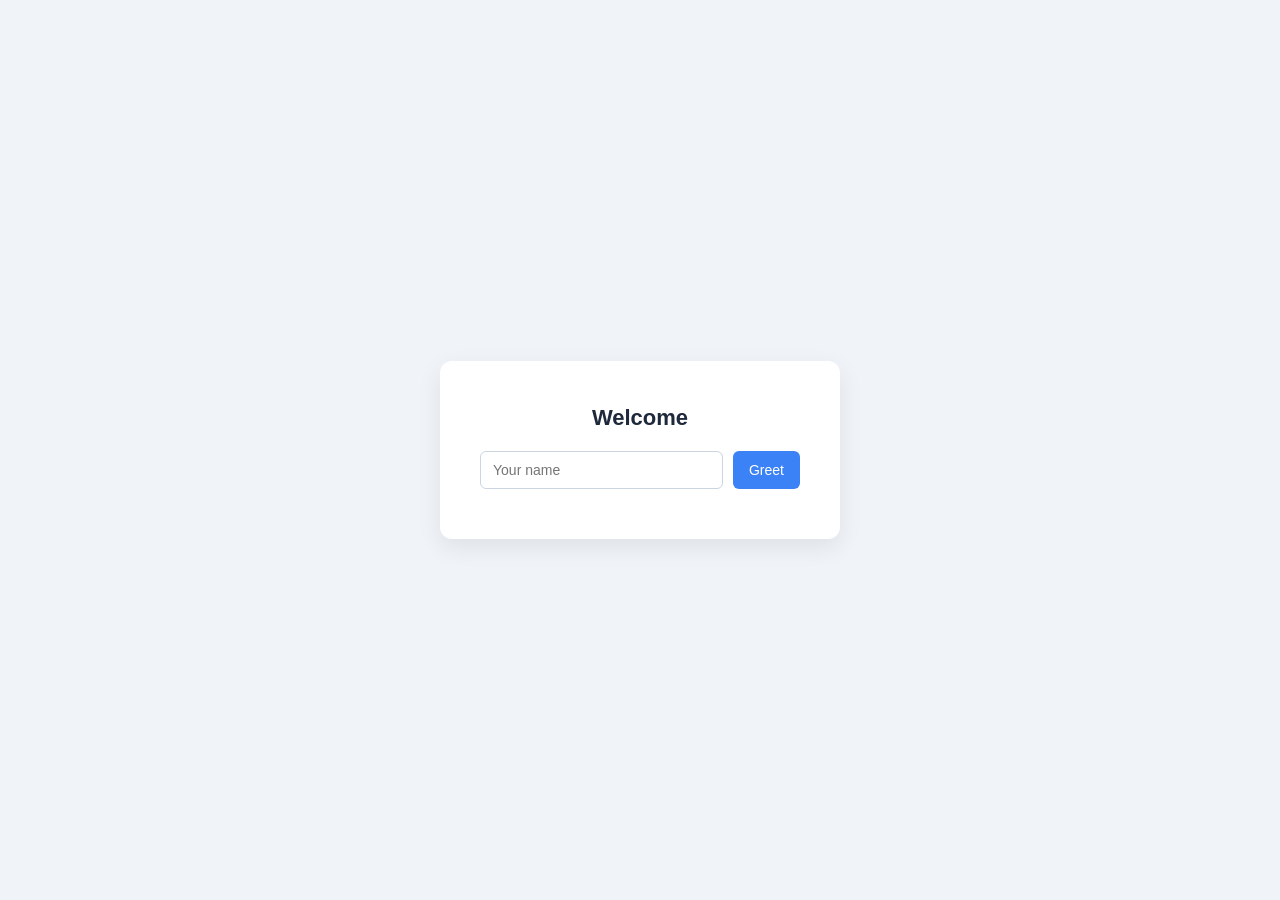
<file: hello and goodbye demo/index.html>
<!DOCTYPE html>
<html lang="en">
<head>
    <meta charset="UTF-8">
    <meta name="viewport" content="width=device-width, initial-scale=1.0">
    <title>Greet & Goodbye Demo</title>
    <!-- Link to External CSS File -->
    <link rel="stylesheet" href="styles.css">
</head>
<body>

    <div class="container">
        <!-- Main title that updates dynamically via JS -->
        <h1 id="title">Welcome</h1>
        
        <!-- Input area -->
        <div class="input-area">
            <input type="text" id="name" placeholder="Your name">
            <button id="greet">Greet</button>
        </div>
        
        <!-- Unordered list where names are added dynamically -->
        <ul id="list"></ul>
    </div>

    <!-- Link to External JavaScript File -->
    <script src="script.js"></script>
</body>
</html>
</file>
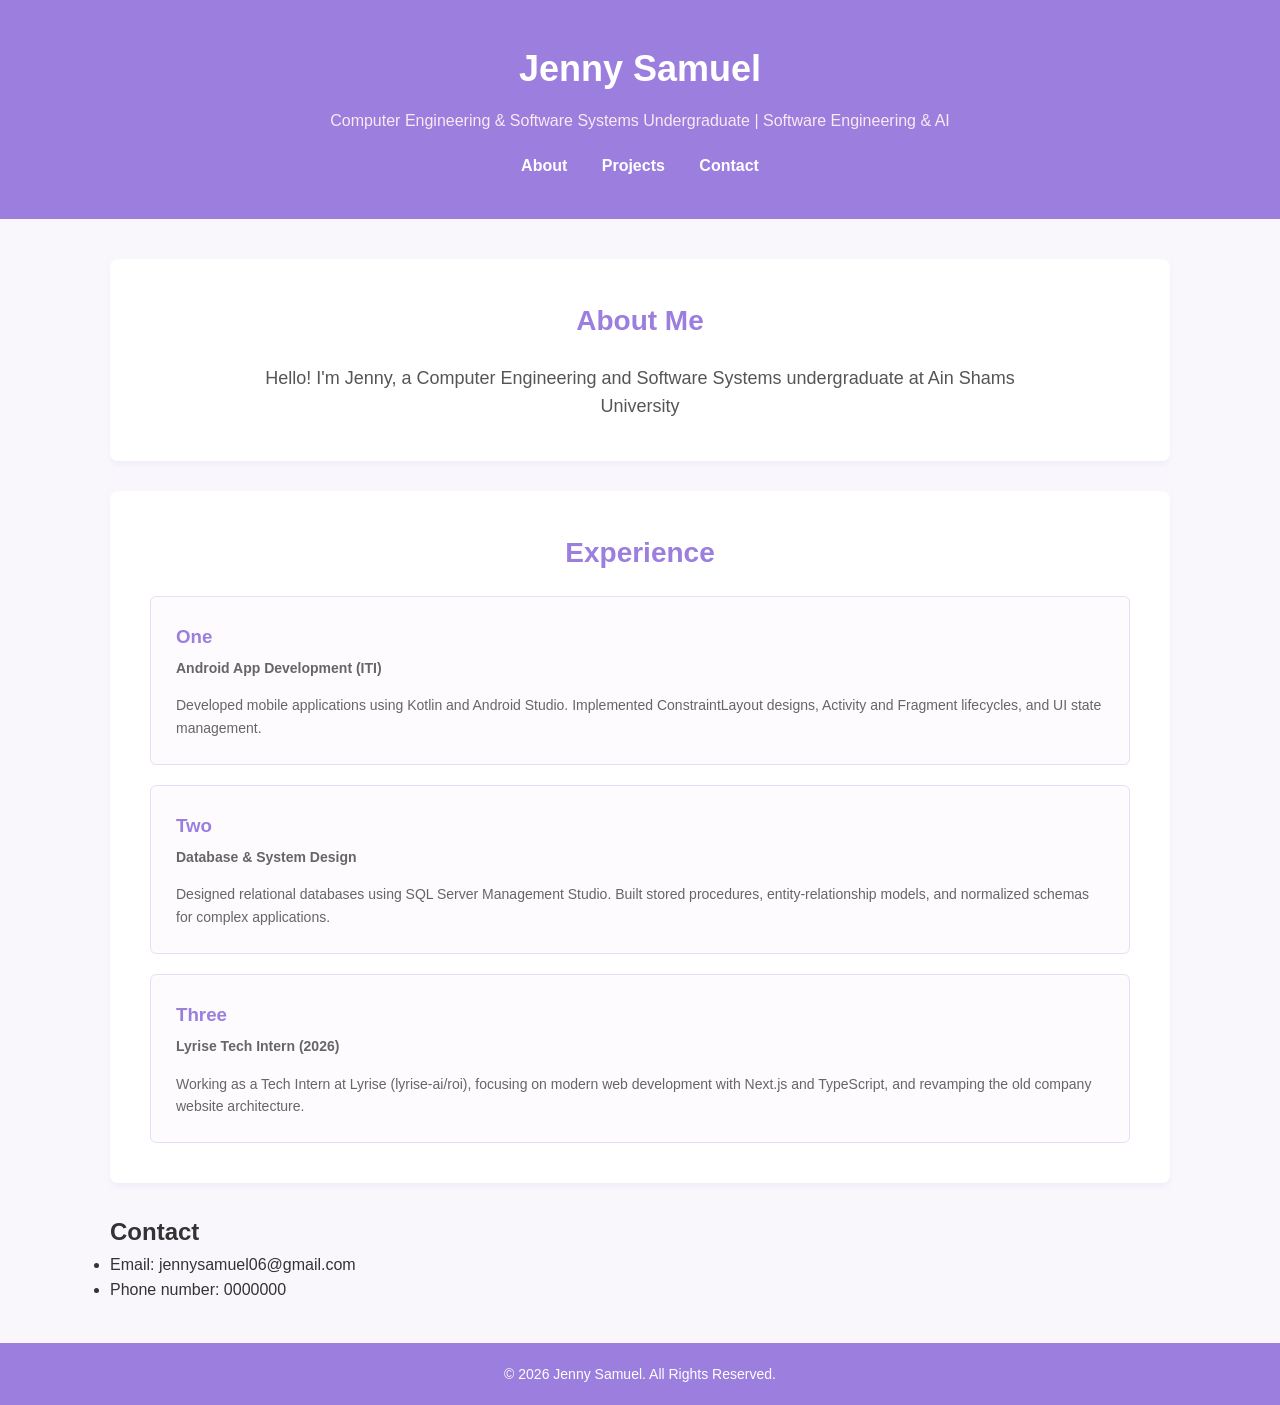
<file: portofolio/index.html>
<!DOCTYPE html>
<html lang="en">
<head>
    <meta charset="UTF-8">
    <meta name="viewport" content="width=device-width, initial-scale=1.0">
    <title>Jenny Samuel - Portfolio</title>
    <!-- Linking External CSS File -->
    <link rel="stylesheet" href="styles.css">
</head>
<body>

    <!-- Header Section -->
    <header class="site-header">
        <h1>Jenny Samuel</h1>
        <p class="subtitle">Computer Engineering & Software Systems Undergraduate | Software Engineering & AI</p>
        <nav class="navbar">
            <a href="#about">About</a>
            <a href="#projects">Projects</a>
            <a href="#contact">Contact</a>
        </nav>
    </header>

    <!-- Main Content Container -->
    <main class="container">
        
        <!-- About Section -->
        <section id="about" class="content-section">
            <h2>About Me</h2>
            <p>
                Hello! I'm Jenny, a Computer Engineering and Software Systems undergraduate at Ain Shams University 
            </p>
        </section>

        <!-- Experience Section -->
        <section id="projects" class="content-section">
            <h2>Experience</h2>
            <div class="projects-grid">
                
                <!-- Exerience One -->
                <div class="project-card">
                    <h3>One</h3>
                    <p class="project-title">Android App Development (ITI)</p>
                    <p>
                        Developed mobile applications using Kotlin and Android Studio. Implemented ConstraintLayout designs, Activity and Fragment lifecycles, and UI state management.
                    </p>
                </div>

                <!-- Experience Two -->
                <div class="project-card">
                    <h3>Two</h3>
                    <p class="project-title">Database & System Design</p>
                    <p>
                        Designed relational databases using SQL Server Management Studio. Built stored procedures, entity-relationship models, and normalized schemas for complex applications.
                    </p>
                </div>

                <!-- Experience Three -->
                <div class="project-card">
                    <h3>Three</h3>
                    <p class="project-title">Lyrise Tech Intern (2026)</p>
                    <p>
                        Working as a Tech Intern at Lyrise (lyrise-ai/roi), focusing on modern web development with Next.js and TypeScript, and revamping the old company website architecture.
                    </p>
                </div>

            </div>
        </section>

        <!-- Contact Section -->
        <div>  
        <H2> Contact</H2>
        <ul>
            <li>Email: jennysamuel06@gmail.com</li>
            <li>Phone number: 0000000

            </li>

        </ul>
        </div>

    </main>

    <!-- Footer -->
    <footer class="site-footer">
        <p>&copy; 2026 Jenny Samuel. All Rights Reserved.</p>
    </footer>

</body>
</html>
</file>
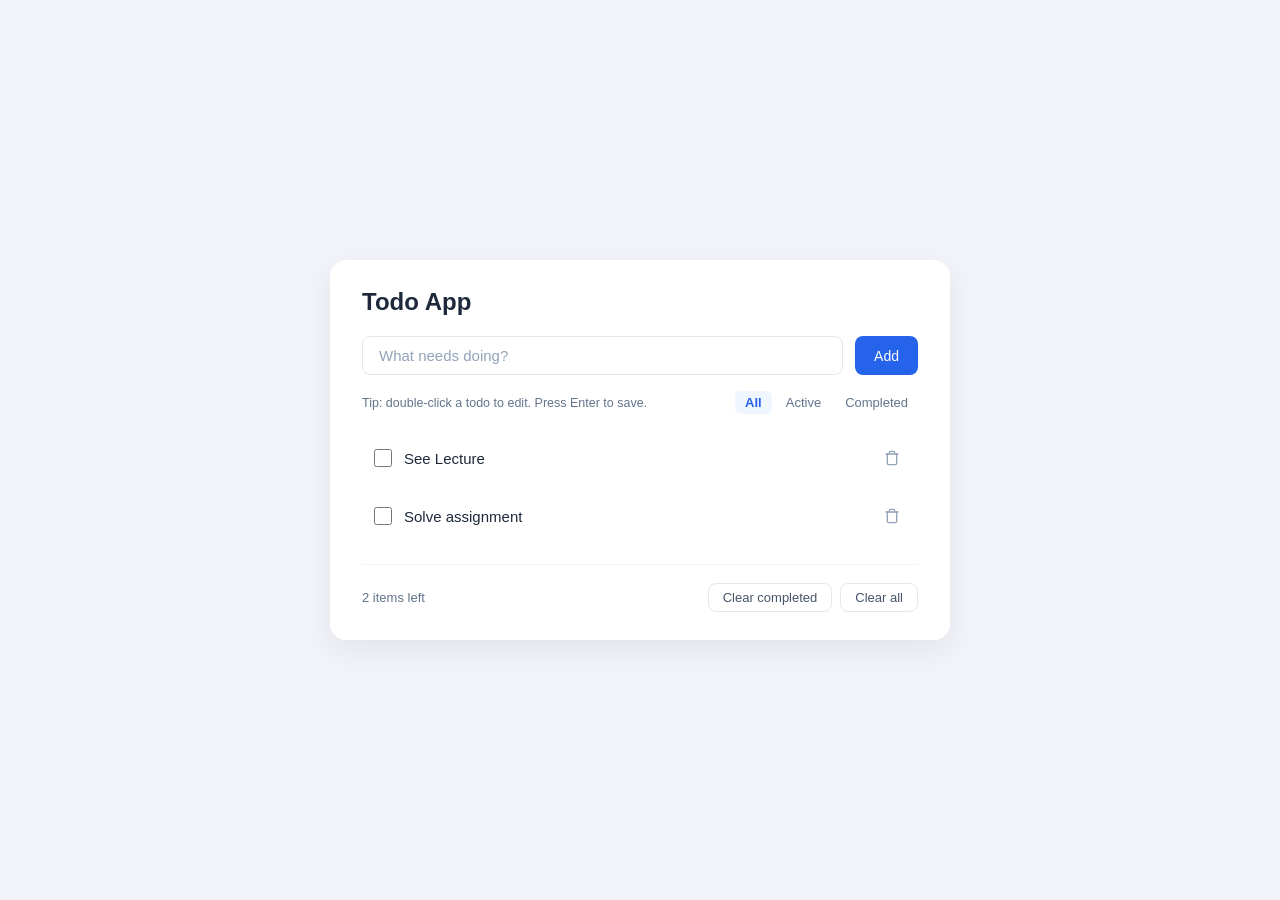
<file: todo_app/index.html>
<!DOCTYPE html>
<html lang="en">
<head>
  <meta charset="UTF-8">
  <meta name="viewport" content="width=device-width, initial-scale=1.0">
  <title>Todo App</title>
  <!-- Connection to external CSS file -->
  <link rel="stylesheet" href="style.css">
</head>
<body>
  <div class="todo-card">
    <h1 class="todo-title">Todo App</h1>

    <!-- Input Section -->
    <div class="input-section">
      <input 
        type="text" 
        id="todoInput" 
        class="todo-input" 
        placeholder="What needs doing?" 
        autocomplete="off"
      >
      <button id="addBtn" class="btn btn-primary">Add</button>
    </div>

    <!-- Sub-bar: Instructions & Filter Buttons -->
    <div class="filter-section">
      <span class="tip-text">Tip: double-click a todo to edit. Press Enter to save.</span>
      <div class="filter-buttons">
        <button class="filter-btn active" data-filter="all">All</button>
        <button class="filter-btn" data-filter="active">Active</button>
        <button class="filter-btn" data-filter="completed">Completed</button>
      </div>
    </div>

    <!-- Todo List Items -->
    <ul id="todoList" class="todo-list">
      <!-- Items dynamically rendered by app.js -->
    </ul>

    <!-- Bottom Footer -->
    <div class="footer-section">
      <span id="itemsLeft" class="items-left">0 items left</span>
      <div class="action-buttons">
        <button id="clearCompletedBtn" class="btn btn-secondary">Clear completed</button>
        <button id="clearAllBtn" class="btn btn-secondary">Clear all</button>
      </div>
    </div>
  </div>

  <!-- Connection to external JavaScript file -->
  <script src="app.js" defer></script>
</body>
</html>
</file>
<file: hello and goodbye demo/styles.css>
/* Page background and centering */
body {
    font-family: 'Segoe UI', Tahoma, Geneva, Verdana, sans-serif;
    background-color: #f0f4f8;
    display: flex;
    justify-content: center;
    align-items: center;
    height: 100vh;
    margin: 0;
}

/* Card container */
.container {
    background-color: #ffffff;
    padding: 30px 40px;
    border-radius: 12px;
    box-shadow: 0 8px 24px rgba(0, 0, 0, 0.08);
    width: 320px;
    text-align: center;
}

/* Title styling */
h1 {
    font-size: 22px;
    color: #1e293b;
    margin-bottom: 20px;
}

/* Input area wrapper */
.input-area {
    display: flex;
    gap: 10px;
    margin-bottom: 20px;
}

/* Text input styling */
input {
    flex: 1;
    padding: 10px 12px;
    border: 1px solid #cbd5e1;
    border-radius: 6px;
    font-size: 14px;
    outline: none;
    transition: border-color 0.2s;
}

input:focus {
    border-color: #3b82f6;
}

/* Button styling */
button {
    padding: 10px 16px;
    background-color: #3b82f6;
    color: white;
    border: none;
    border-radius: 6px;
    font-size: 14px;
    cursor: pointer;
    transition: background-color 0.2s;
}

button:hover {
    background-color: #2563eb;
}

/* List styling */
ul {
    list-style-type: none;
    padding: 0;
    margin: 0;
    max-height: 150px;
    overflow-y: auto;
}

/* List items (names) */
li {
    background-color: #f8fafc;
    padding: 10px 12px;
    margin-bottom: 8px;
    border-radius: 6px;
    cursor: pointer;
    font-size: 14px;
    color: #334155;
    border: 1px solid #e2e8f0;
    transition: background-color 0.2s, transform 0.1s;
}

li:hover {
    background-color: #e2e8f0;
    transform: translateY(-1px);
}
</file>
<file: portofolio/styles.css>
/* Global Reset & Styling */
* {
    margin: 0;
    padding: 0;
    box-sizing: border-box;
}

body {
    font-family: Arial, sans-serif;
    background-color: #faf7fc; /* Very soft pastel off-white/purple tint */
    color: #333333;
    line-height: 1.6;
}

/* Header Styling (Baby Purple Theme) */
.site-header {
    background-color: #9b7ede; /* Soft baby purple */
    color: #ffffff;
    text-align: center;
    padding: 40px 20px;
}

.site-header h1 {
    font-size: 36px;
    margin-bottom: 10px;
}

.subtitle {
    font-size: 16px;
    color: #fce8f3; /* Light pastel tint for subtitle */
    margin-bottom: 20px;
}

/* Navigation Menu */
.navbar a {
    color: #ffffff;
    text-decoration: none;
    margin: 0 15px;
    font-size: 16px;
    font-weight: bold;
    transition: color 0.3s ease;
}

.navbar a:hover {
    color: #ffb7b2; /* Soft baby pink on hover */
}

/* Main Container Layout */
.container {
    max-width: 1100px;
    margin: 40px auto;
    padding: 0 20px;
}

/* Section Styling */
.content-section {
    background: #ffffff;
    padding: 40px;
    margin-bottom: 30px;
    border-radius: 8px;
    box-shadow: 0 4px 6px rgba(155, 126, 222, 0.08); /* Soft purple-tinted shadow */
}

.content-section h2 {
    text-align: center;
    font-size: 28px;
    margin-bottom: 20px;
    color: #9b7ede; /* Baby purple for section titles */
}

/* About Paragraph */
#about p {
    text-align: center;
    max-width: 800px;
    margin: 0 auto;
    font-size: 18px;
    color: #555555;
}

/* Projects Grid Layout */
.projects-grid {
    display: grid;
    gap: 20px;
    justify-content: space-between;
    flex-wrap: wrap;
}

.project-card {
    background: #fdfbfd; /* Subtle pale lavender background */
    border: 1px solid #ebdcf5; /* Soft purple border */
    border-radius: 6px;
    padding: 25px;
    flex: 1;
    min-width: 300px;
    transition: transform 0.2s ease, box-shadow 0.2s ease;
}

.project-card:hover {
    transform: translateY(-5px);
    box-shadow: 0 6px 12px rgba(255, 183, 178, 0.25); /* Soft baby pink glow on hover */
}

.project-card h3 {
    color: #9b7ede; /* Baby purple project headers */
    margin-bottom: 5px;
}

.project-title {
    font-size: 14px;
    font-weight: bold;
    color: #ff9aa2; /* Baby pink tag highlight */
    margin-bottom: 15px;
}

.project-card p {
    font-size: 14px;
    color: #666666;
}

/* Contact Form Styling */
.contact-form {
    display: flex;
    flex-direction: column;
    max-width: 600px;
    margin: 0 auto;
    gap: 15px;
}

.contact-form input,
.contact-form textarea {
    width: 100%;
    padding: 12px;
    border: 1px solid #ebdcf5;
    border-radius: 4px;
    font-size: 16px;
    background-color: #faf7fc;
}

.contact-form input:focus,
.contact-form textarea:focus {
    outline: none;
    border-color: #9b7ede; /* Highlights purple when clicking inputs */
}

.contact-form button {
    background-color: #9b7ede; /* Baby purple submit button */
    color: white;
    padding: 12px;
    border: none;
    border-radius: 4px;
    font-size: 16px;
    cursor: pointer;
    transition: background-color 0.3s ease;
}

.contact-form button:hover {
    background-color: #ff9aa2; /* Changes to baby pink when hovered */
}

/* Footer Styling */
.site-footer {
    background-color: #9b7ede; /* Baby purple footer */
    color: white;
    text-align: center;
    padding: 20px;
    font-size: 14px;
}
</file>
<file: todo_app/style.css>
/* ========================================================
   CSS Stylesheet for Todo App (style.css)
   Clean, modern, and aligned with Lab 4 demo
   ======================================================== */

* {
  box-sizing: border-box;
  margin: 0;
  padding: 0;
}

body {
  font-family: -apple-system, BlinkMacSystemFont, "Segoe UI", Roboto, Helvetica, Arial, sans-serif;
  background-color: #f1f3f9;
  color: #333333;
  min-height: 100vh;
  display: flex;
  justify-content: center;
  align-items: center;
  padding: 24px;
}

/* Card Container */
.todo-card {
  background-color: #ffffff;
  width: 100%;
  max-width: 620px;
  border-radius: 16px;
  box-shadow: 0 10px 30px rgba(0, 0, 0, 0.06);
  padding: 28px 32px;
}

/* Header Title */
.todo-title {
  font-size: 24px;
  font-weight: 700;
  color: #1e293b;
  margin-bottom: 20px;
}

/* Input Section */
.input-section {
  display: flex;
  gap: 12px;
  margin-bottom: 16px;
}

.todo-input {
  flex: 1;
  padding: 10px 16px;
  font-size: 15px;
  border: 1px solid #e2e8f0;
  border-radius: 8px;
  outline: none;
  color: #1e293b;
  transition: border-color 0.2s, box-shadow 0.2s;
}

.todo-input:focus {
  border-color: #3b82f6;
  box-shadow: 0 0 0 3px rgba(59, 130, 246, 0.15);
}

.todo-input::placeholder {
  color: #94a3b8;
}

/* Buttons */
.btn {
  font-size: 14px;
  font-weight: 500;
  border-radius: 8px;
  cursor: pointer;
  padding: 9px 18px;
  transition: all 0.2s ease;
  border: 1px solid transparent;
}

.btn-primary {
  background-color: #2563eb;
  color: #ffffff;
}

.btn-primary:hover {
  background-color: #1d4ed8;
}

.btn-secondary {
  background-color: #ffffff;
  color: #475569;
  border-color: #e2e8f0;
  padding: 6px 14px;
  font-size: 13px;
}

.btn-secondary:hover {
  background-color: #f8fafc;
  border-color: #cbd5e1;
  color: #1e293b;
}

/* Filters & Tips Row */
.filter-section {
  display: flex;
  justify-content: space-between;
  align-items: center;
  margin-bottom: 20px;
  gap: 12px;
  flex-wrap: wrap;
}

.tip-text {
  font-size: 12.5px;
  color: #64748b;
}

.filter-buttons {
  display: flex;
  gap: 4px;
}

.filter-btn {
  background: transparent;
  border: none;
  padding: 4px 10px;
  font-size: 13px;
  color: #64748b;
  border-radius: 6px;
  cursor: pointer;
  transition: all 0.2s;
}

.filter-btn:hover {
  color: #2563eb;
}

.filter-btn.active {
  background-color: #eff6ff;
  color: #2563eb;
  font-weight: 600;
}

/* Todo List */
.todo-list {
  list-style: none;
  display: flex;
  flex-direction: column;
  gap: 10px;
  margin-bottom: 24px;
}

.todo-item {
  display: flex;
  align-items: center;
  justify-content: space-between;
  padding: 10px 12px;
  border-radius: 8px;
  transition: background-color 0.15s;
}

.todo-item:hover {
  background-color: #f8fafc;
}

.todo-content {
  display: flex;
  align-items: center;
  gap: 12px;
  flex: 1;
}

/* Custom Checkbox */
.todo-checkbox {
  width: 18px;
  height: 18px;
  cursor: pointer;
  accent-color: #2563eb;
  border-radius: 4px;
}

/* Todo Text */
.todo-text {
  font-size: 15px;
  color: #1e293b;
  cursor: pointer;
  user-select: none;
  word-break: break-word;
}

.todo-item.completed .todo-text {
  text-decoration: line-through;
  color: #94a3b8;
}

/* Inline Edit Input */
.edit-input {
  flex: 1;
  padding: 6px 10px;
  font-size: 15px;
  border: 1px solid #3b82f6;
  border-radius: 6px;
  outline: none;
  box-shadow: 0 0 0 2px rgba(59, 130, 246, 0.2);
}

/* Delete Icon Button */
.delete-btn {
  background: transparent;
  border: none;
  cursor: pointer;
  padding: 6px;
  border-radius: 6px;
  color: #94a3b8;
  display: flex;
  align-items: center;
  justify-content: center;
  transition: color 0.2s, background-color 0.2s;
}

.delete-btn:hover {
  color: #ef4444;
  background-color: #fee2e2;
}

/* Footer Section */
.footer-section {
  display: flex;
  justify-content: space-between;
  align-items: center;
  padding-top: 18px;
  border-top: 1px solid #f1f5f9;
  font-size: 13px;
  color: #64748b;
  flex-wrap: wrap;
  gap: 12px;
}

.items-left {
  font-weight: 500;
}

.action-buttons {
  display: flex;
  gap: 8px;
}
</file>
